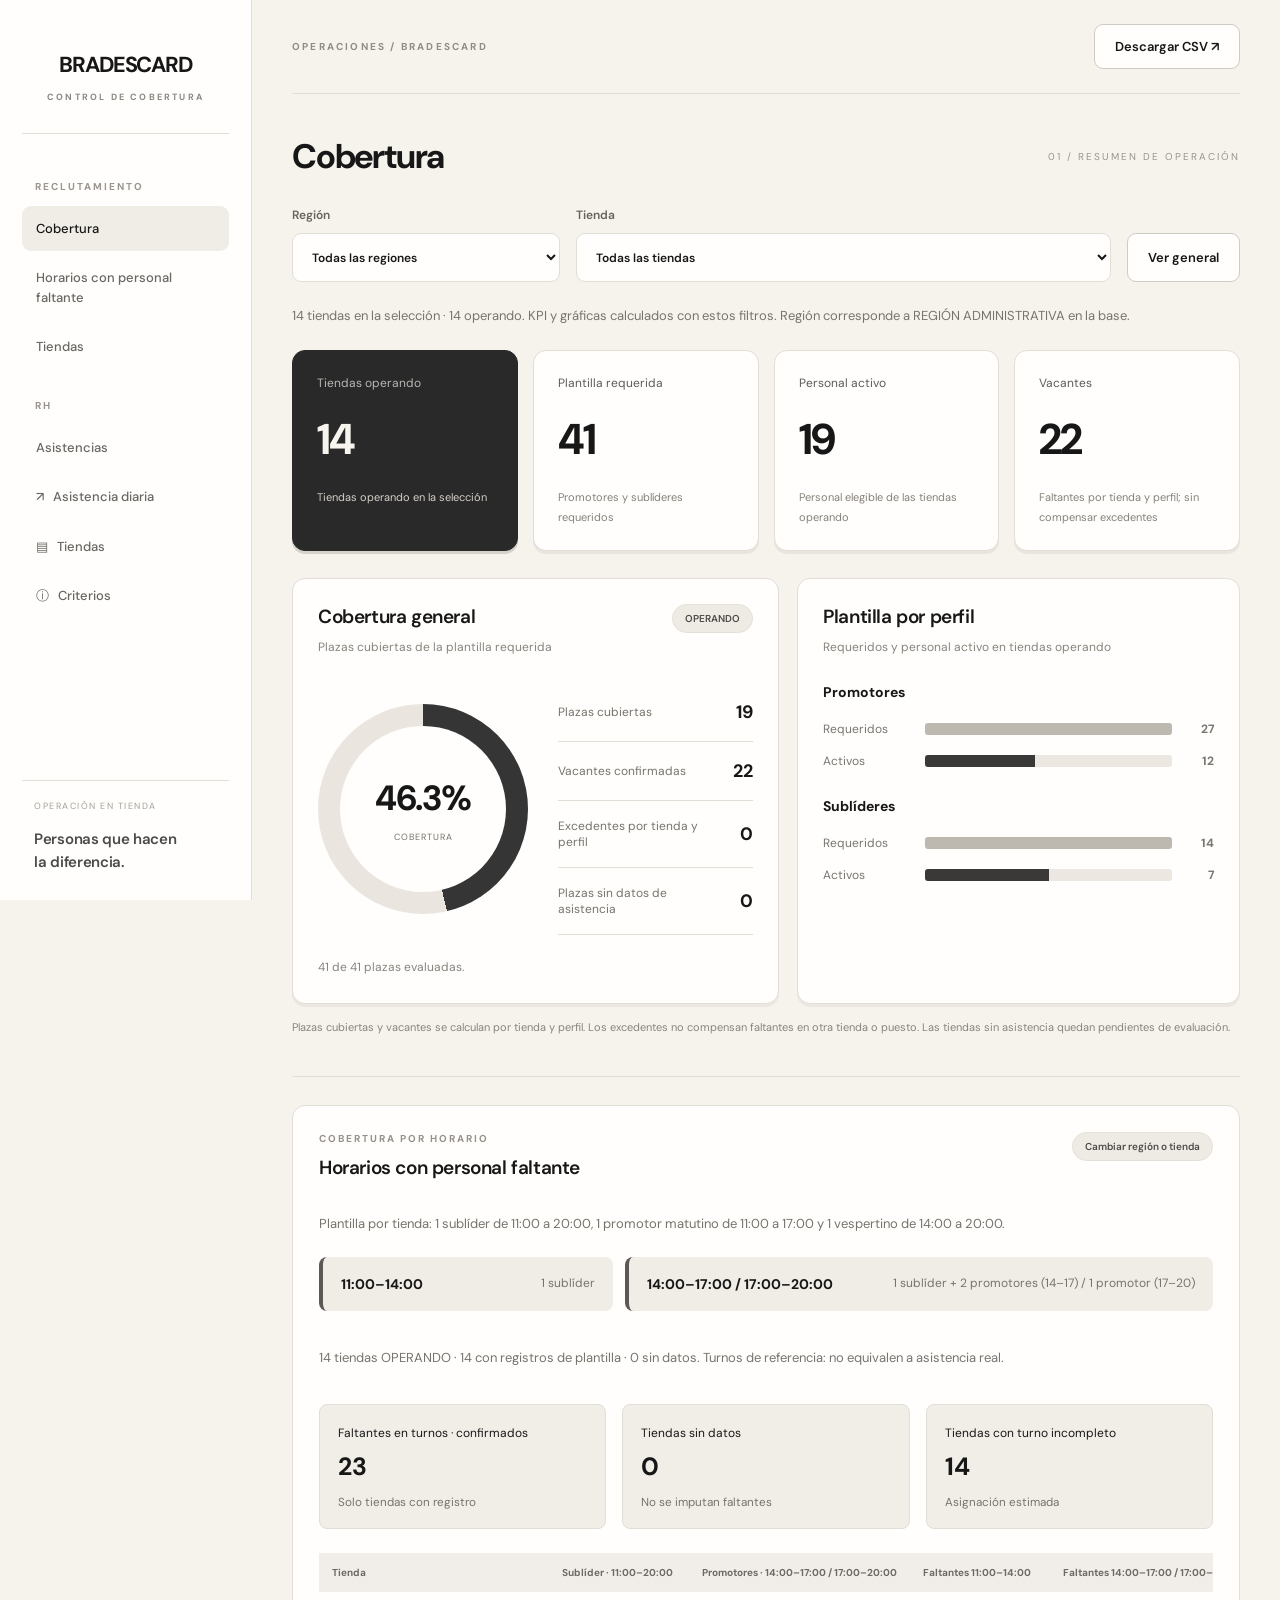
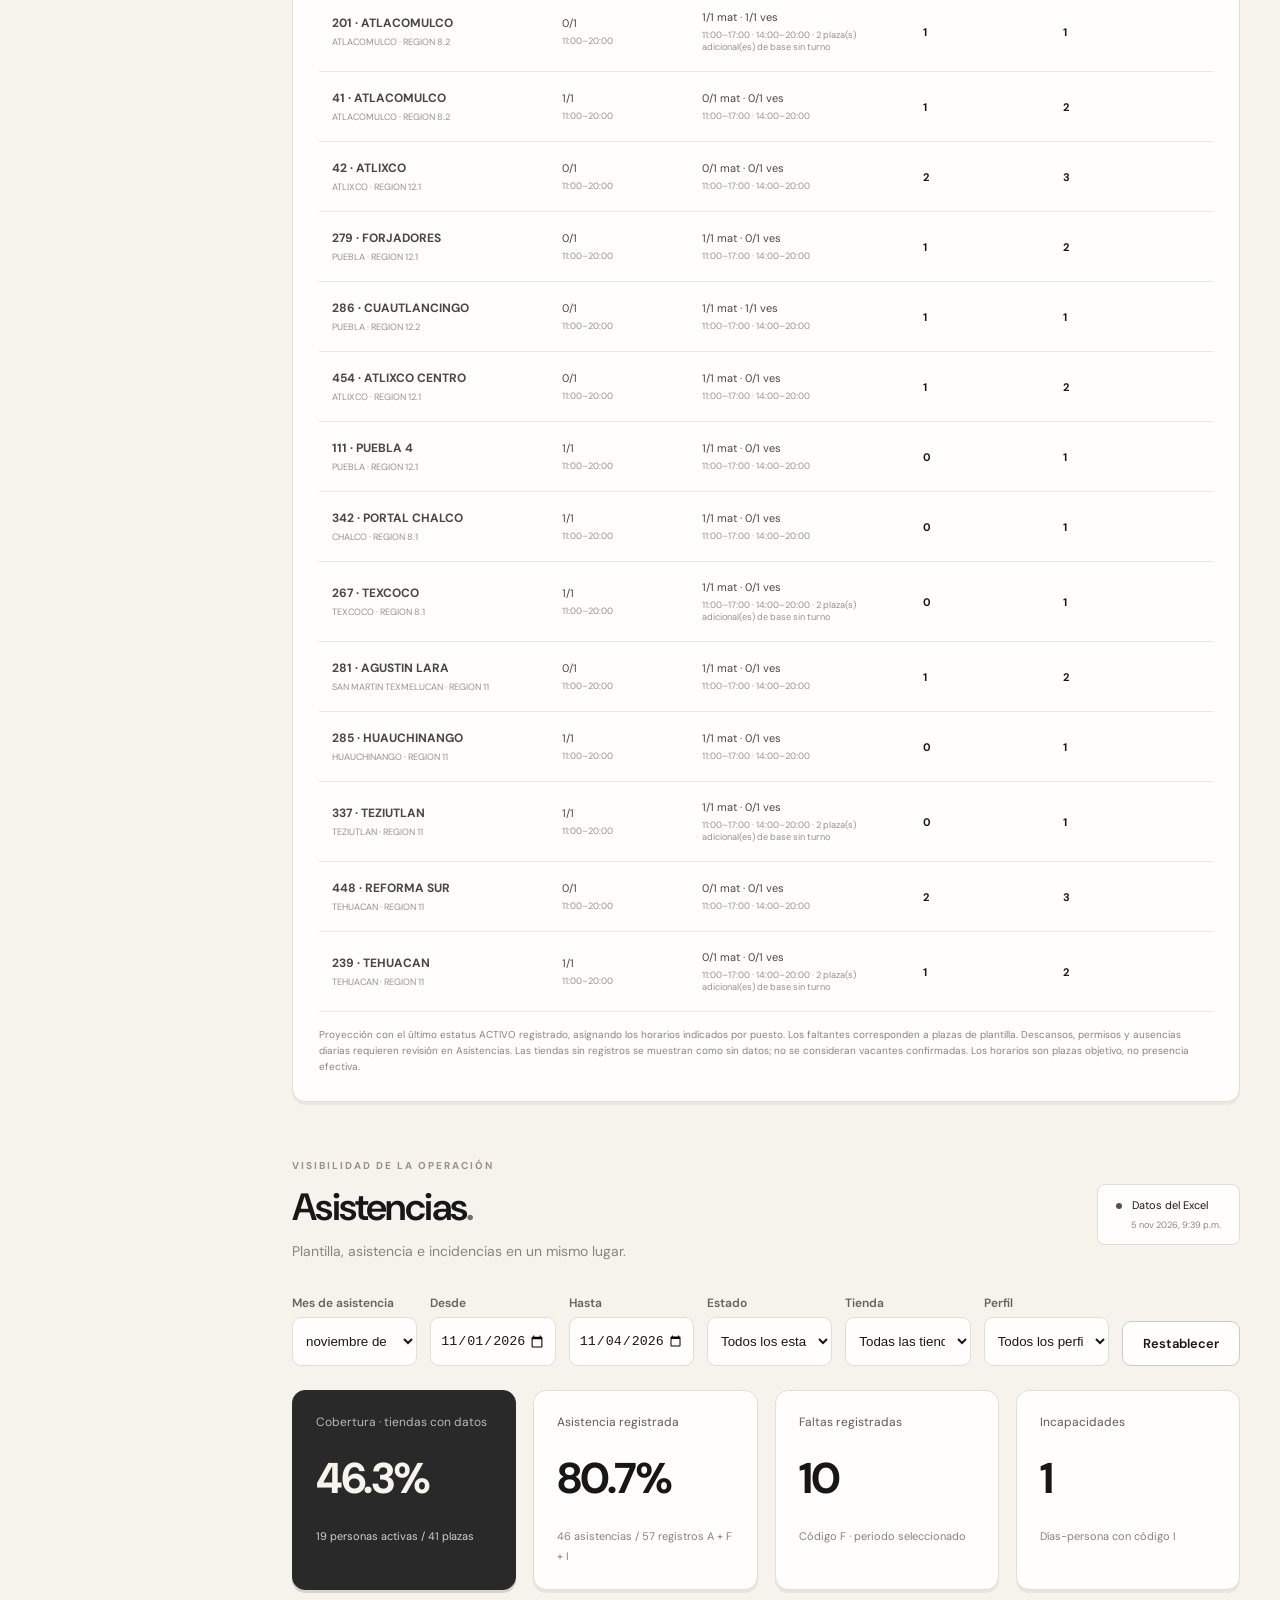
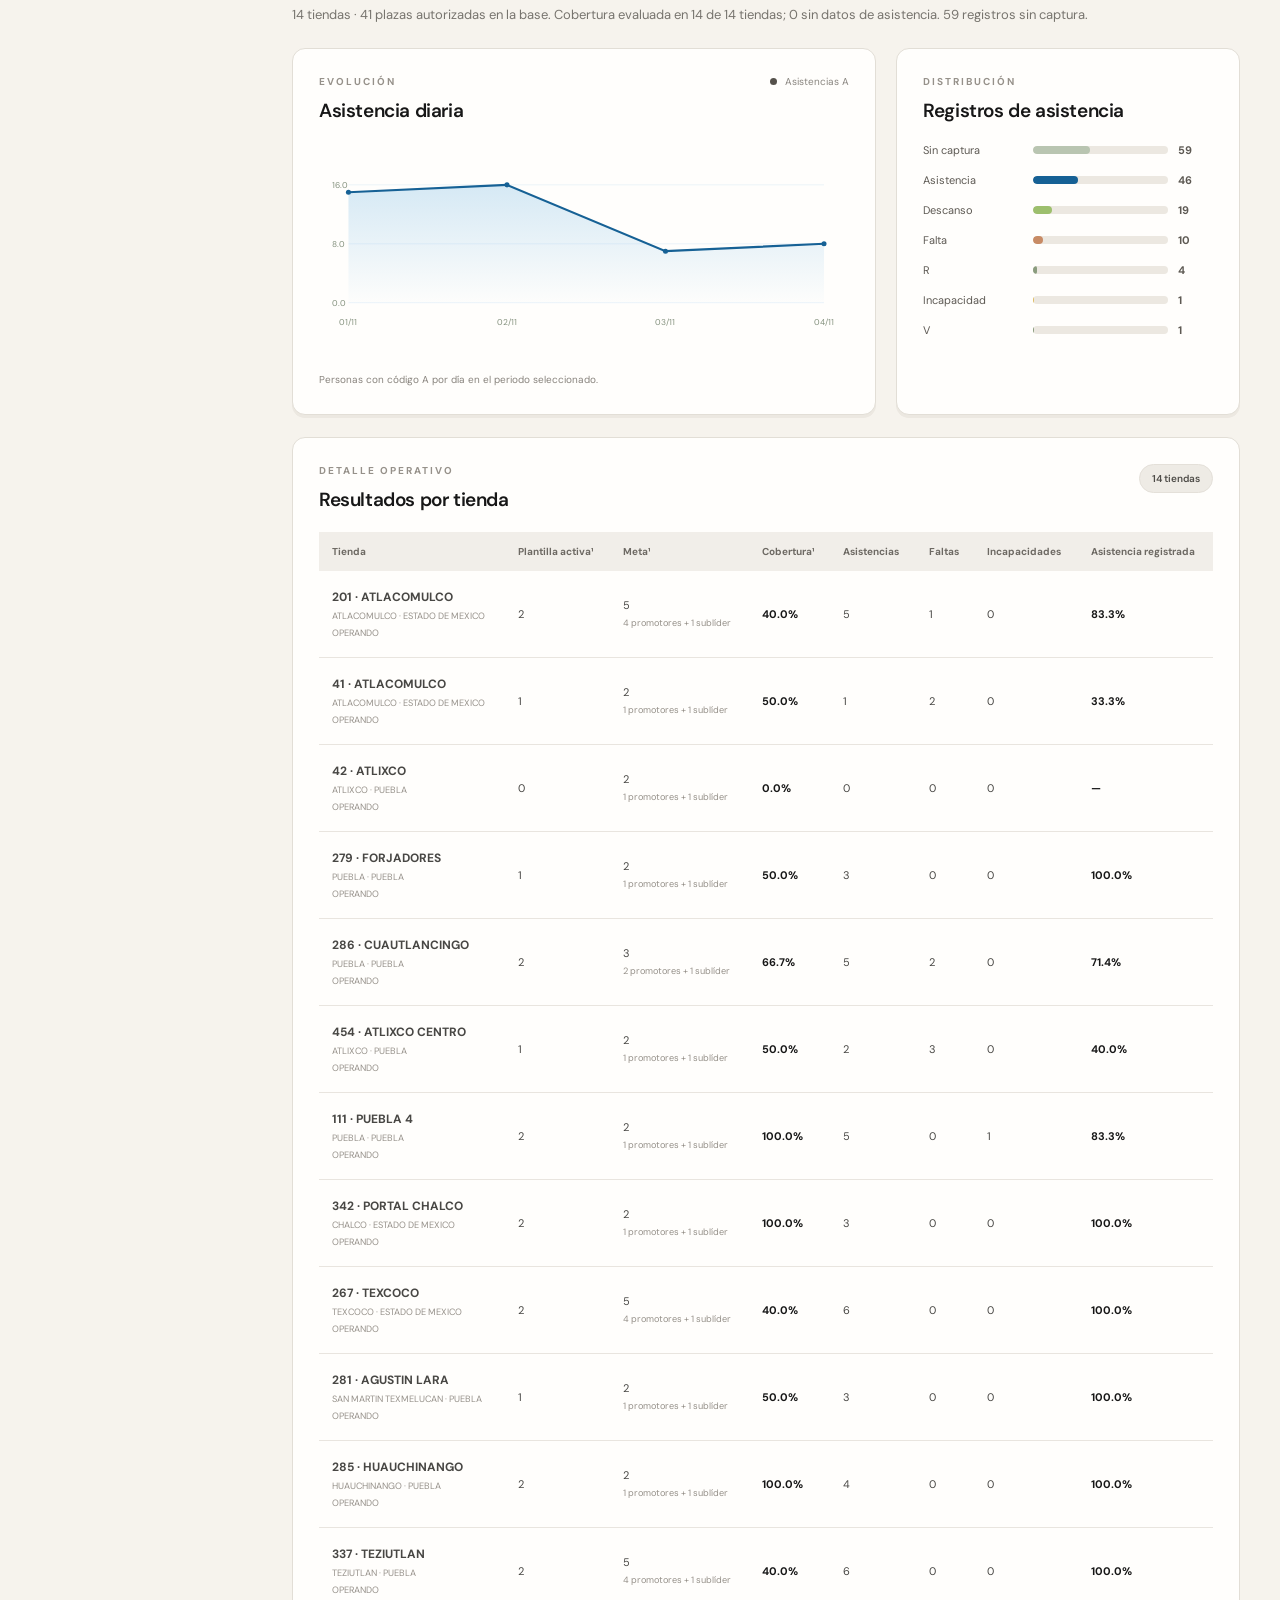
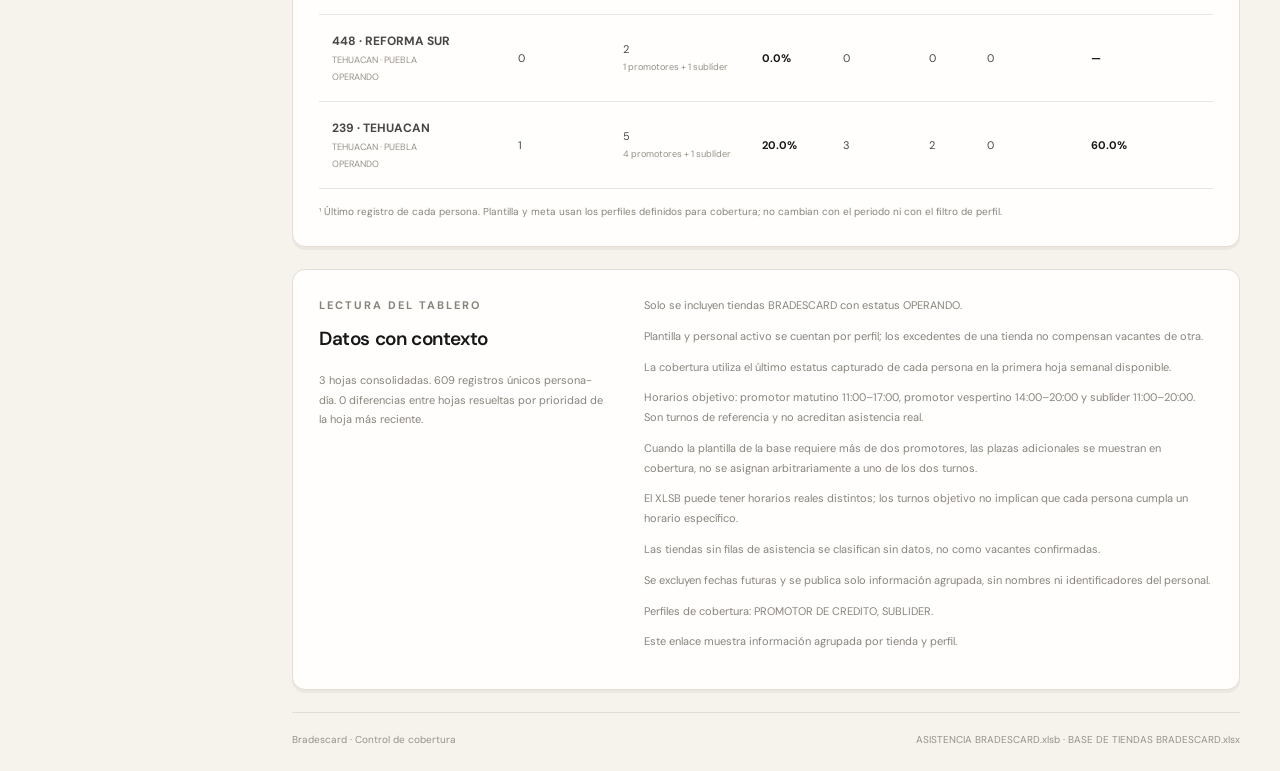
<file: index.html>
<!DOCTYPE html>
<html lang="es">
<head>
  <meta charset="UTF-8">
  <meta http-equiv="refresh" content="0;url=site/">
  <title>Control de Cobertura BRADESCARD</title>
</head>
<body>
  <a href="site/">Abrir tablero BRADESCARD</a>
</body>
</html>
</file>
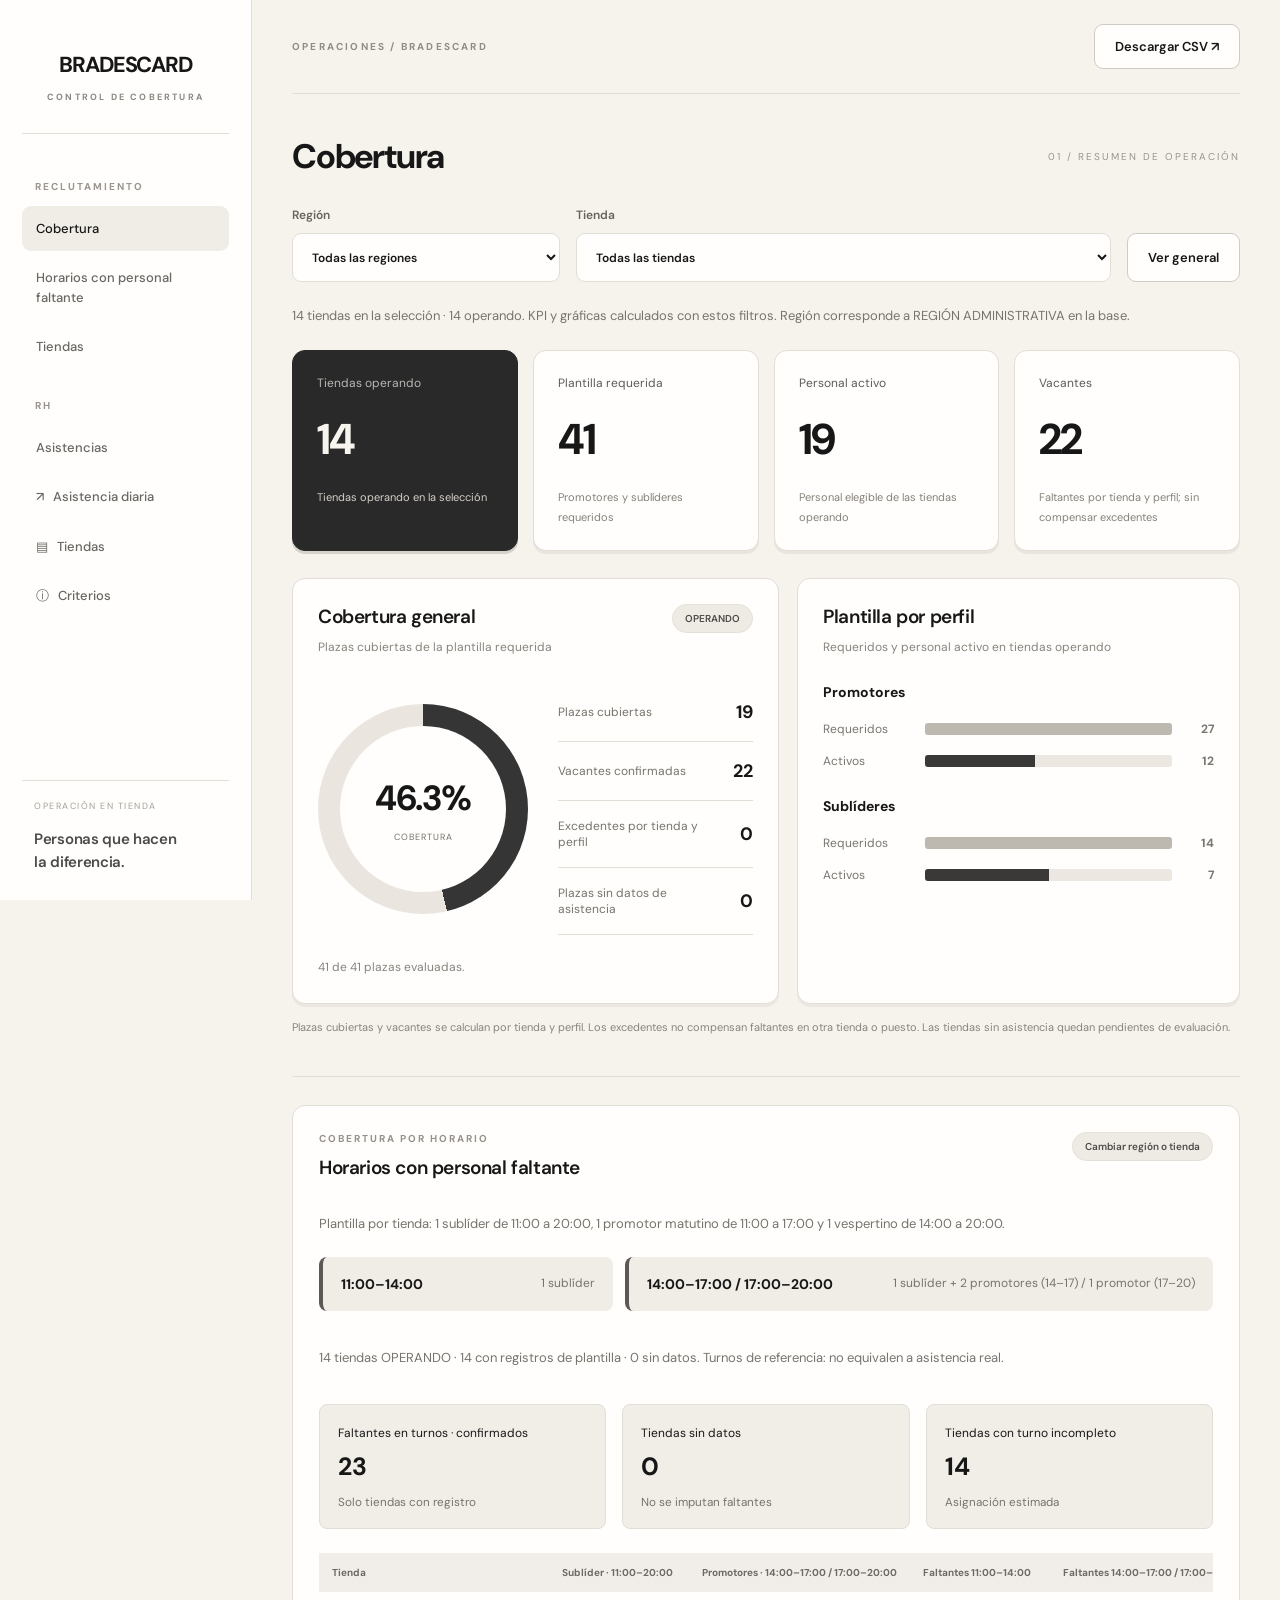
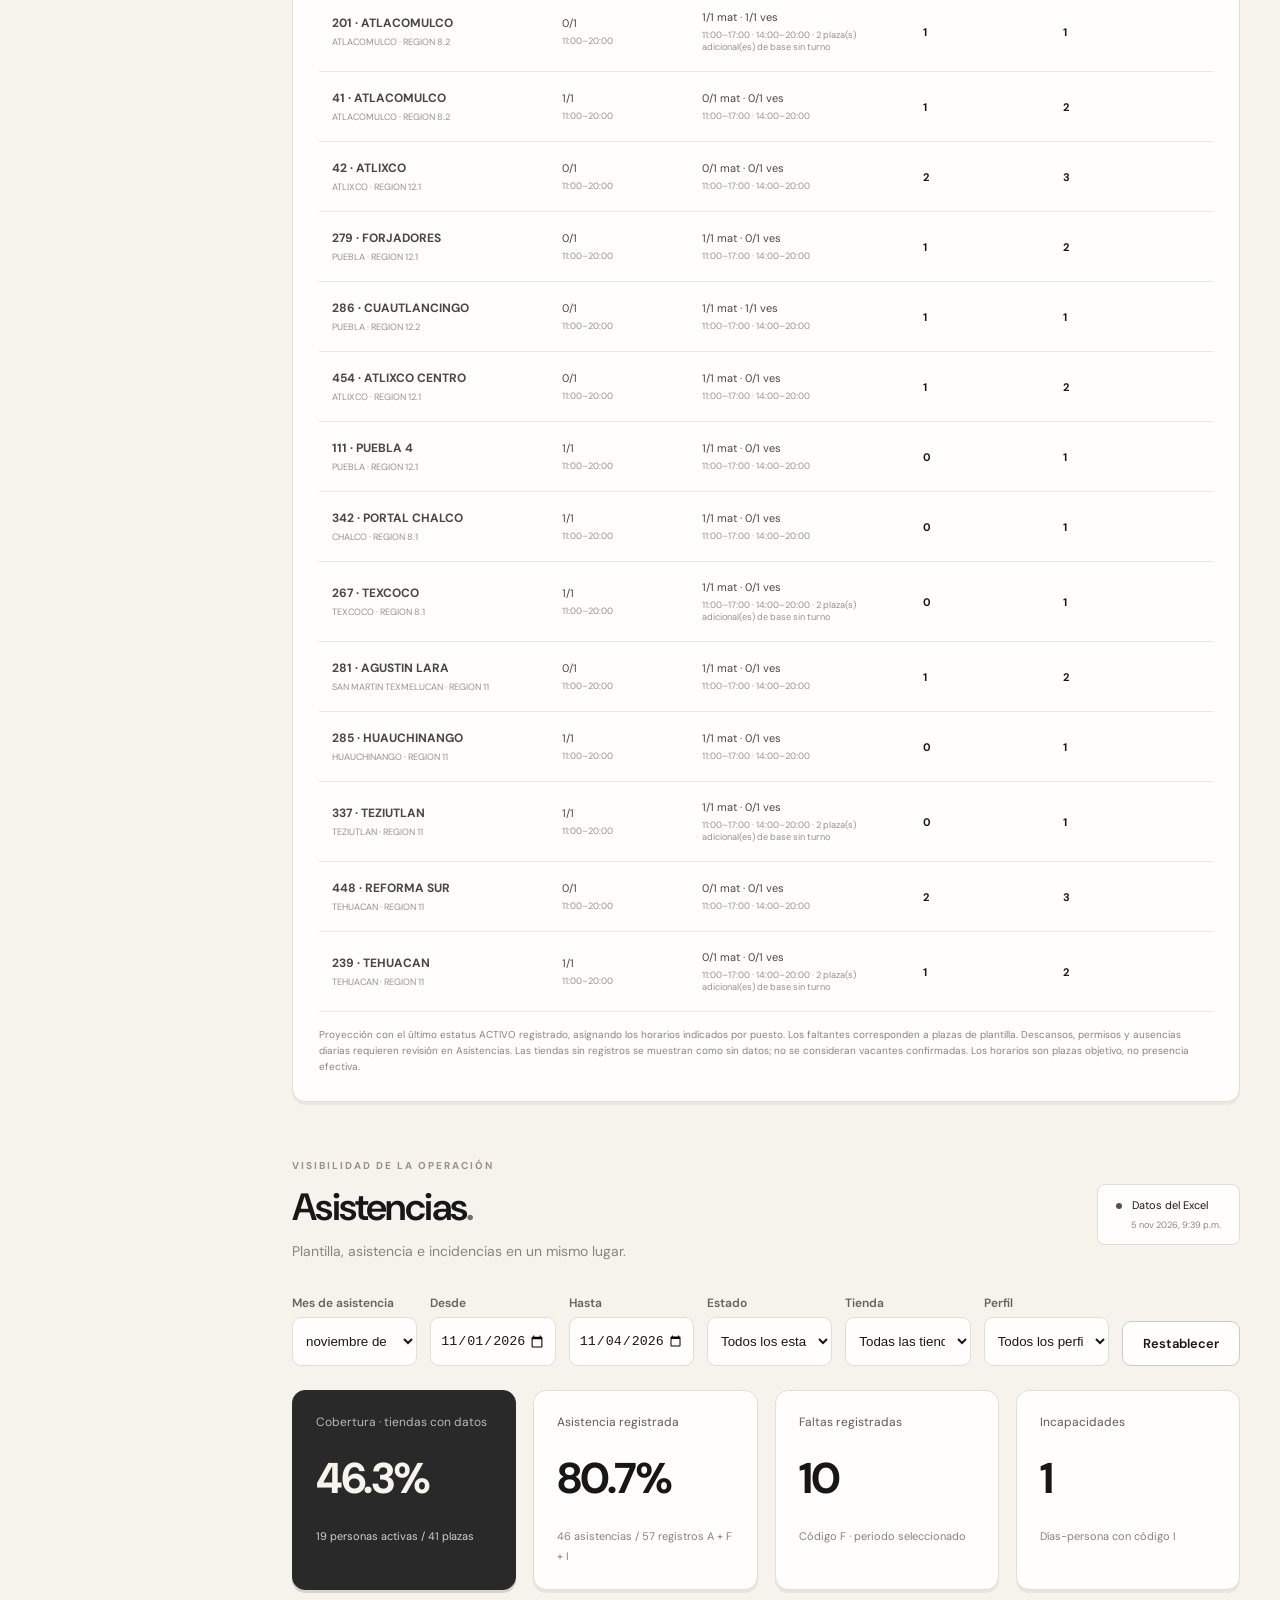
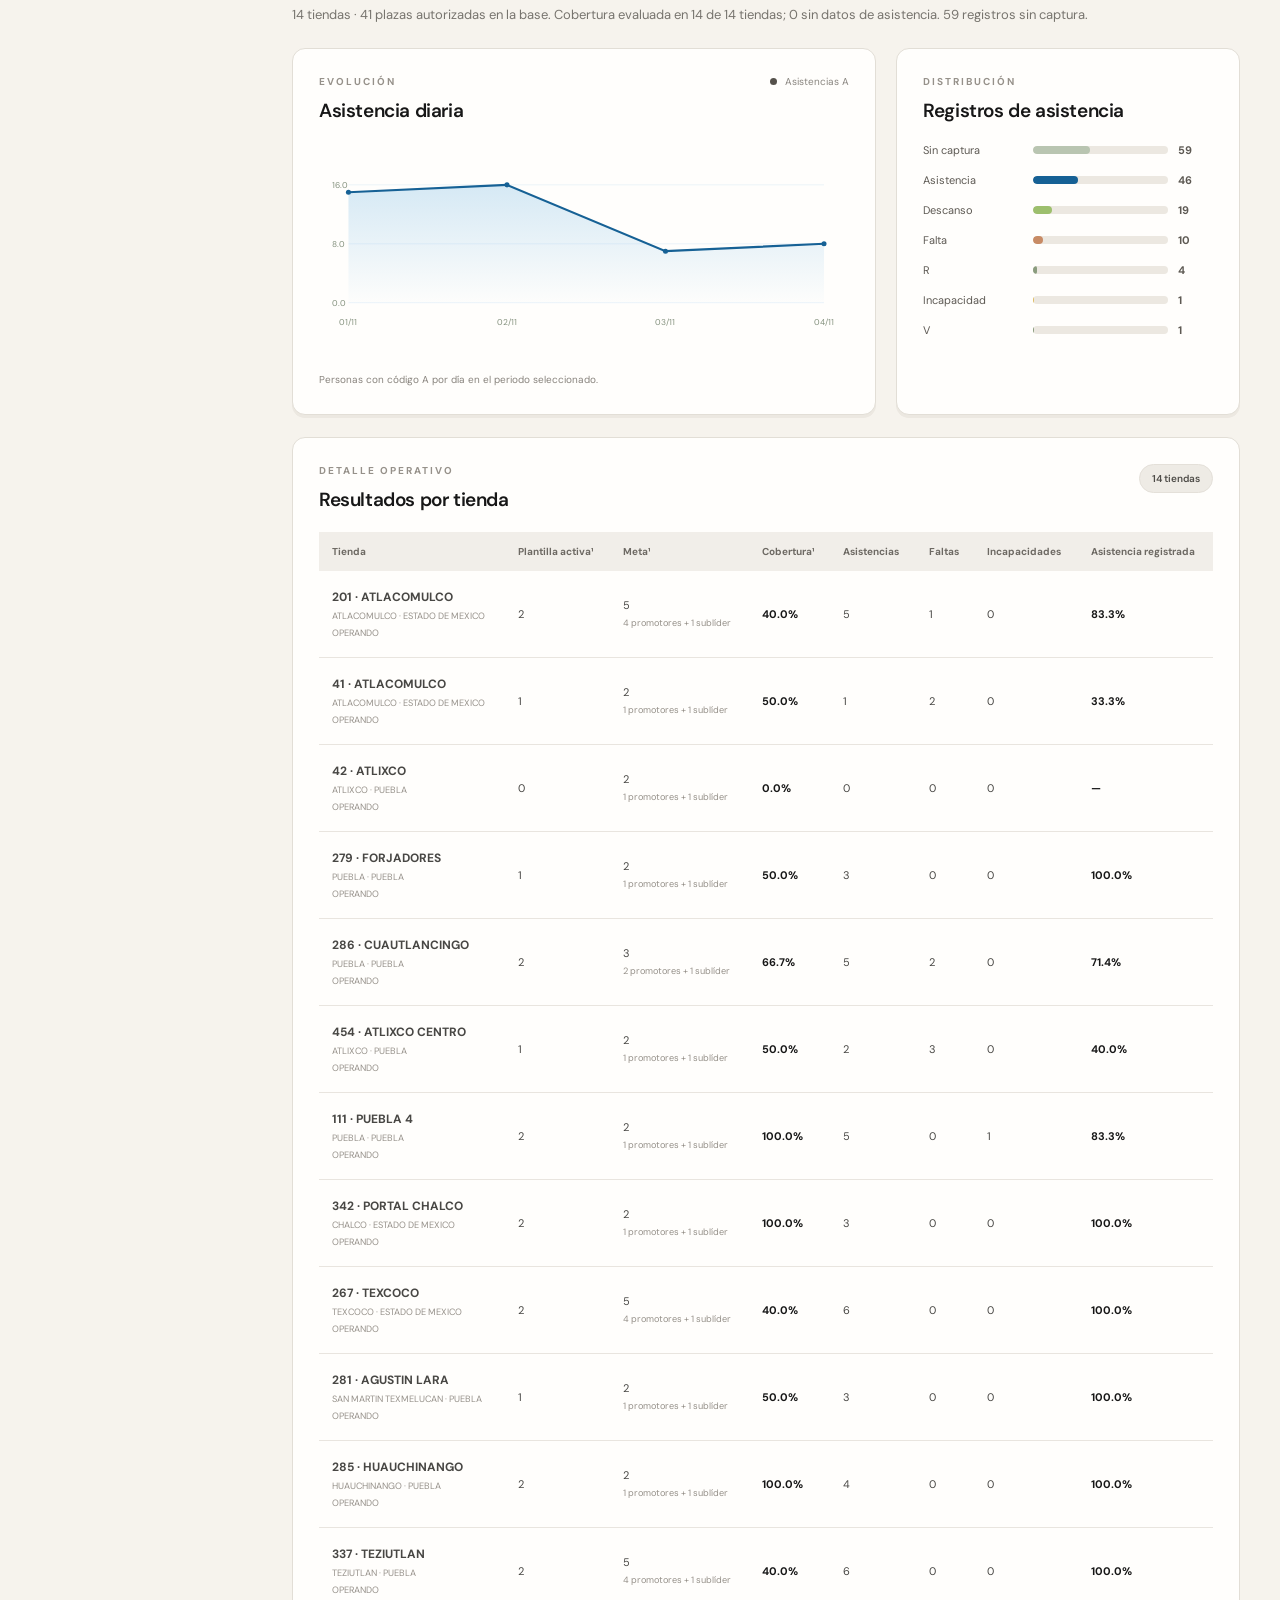
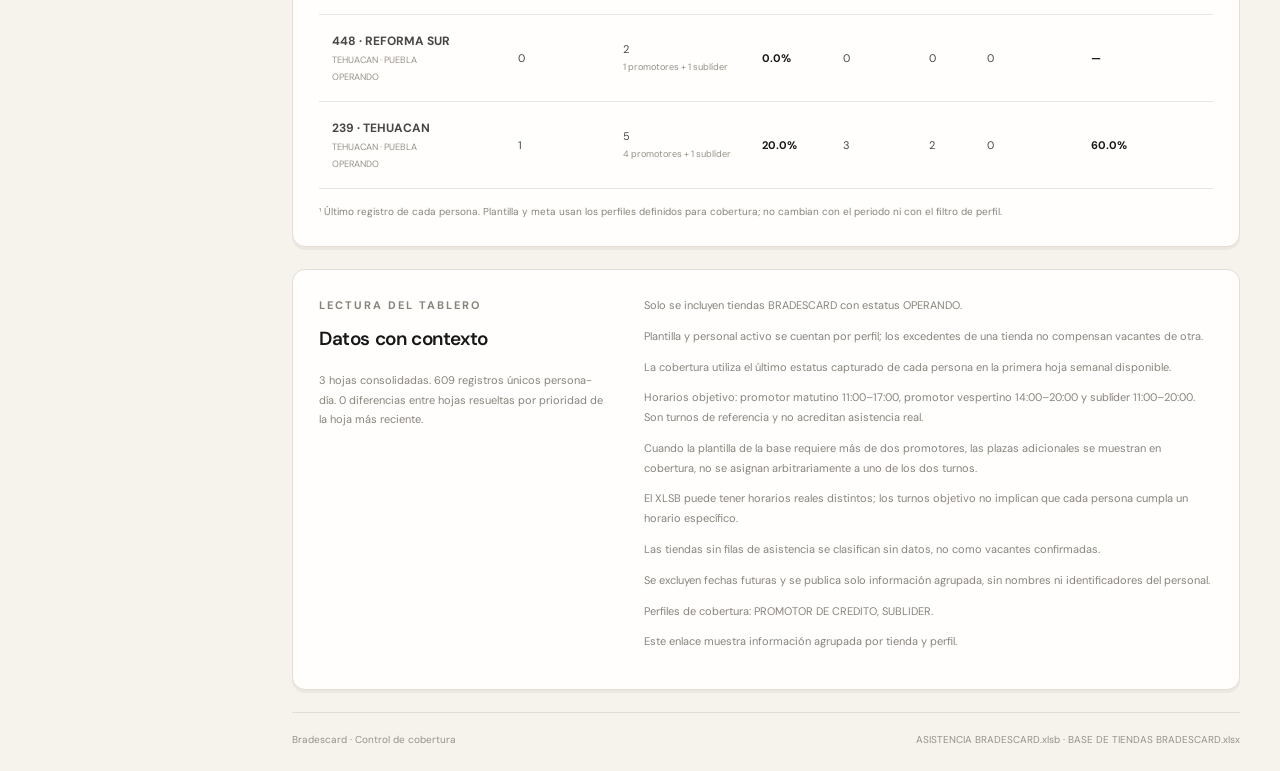
<file: site/index.html>
<!doctype html><html lang="es"><head><meta charset="utf-8"><meta name="viewport" content="width=device-width,initial-scale=1"><title>BRADESCARD | Control de cobertura</title><link rel="stylesheet" href="style.css?v=20261105-2"><style>
@import url('https://fonts.googleapis.com/css2?family=DM+Sans:wght@400;500;600;700&display=swap');
:root{--green:#166195;--dark:#193f29;--lime:#97c9e9;--muted:#748074;--border:#e4eae1}*{box-sizing:border-box}html{scroll-behavior:smooth}body{margin:0;background:#f5f7f3;color:#203628;font:14px 'DM Sans',Segoe UI,sans-serif}aside{position:fixed;inset:0 auto 0 0;width:228px;background:#fff;border-right:1px solid var(--border);padding:40px 28px;display:flex;flex-direction:column}.brand{font-size:39px;font-weight:700;color:var(--green);text-decoration:none;letter-spacing:-2px}.brand span{display:block;font-size:9px;letter-spacing:1.5px;margin:8px 0 50px;color:var(--muted)}nav{display:grid;gap:12px}nav a{text-decoration:none;color:#637265;padding:14px 10px;border-radius:8px}nav a:hover,nav a:first-child{background:#edf5e7;color:var(--green)}.sidefoot{margin-top:auto;font-size:9px;letter-spacing:1px;color:#768673;line-height:2}.sidefoot strong{display:block;font-size:18px;letter-spacing:-.3px;color:var(--dark);line-height:1.5;margin-top:14px}main{margin-left:228px;padding:0 42px;max-width:1900px}header{height:86px;display:flex;align-items:center;justify-content:space-between;border-bottom:1px solid var(--border)}header>span{font-size:10px;letter-spacing:1.6px;color:var(--muted)}button{background:#fff;border:1px solid #ccd8c5;border-radius:7px;padding:11px 17px;font:inherit;color:var(--dark);cursor:pointer}button:hover{background:#edf5e7}button:focus-visible,a:focus-visible{outline:3px solid #78a83e}.intro{display:flex;justify-content:space-between;align-items:center;padding:35px 0 25px}.eyebrow{font-size:10px;letter-spacing:1.7px;font-weight:700;color:#6b8166;margin:0 0 10px}h1{font-size:38px;letter-spacing:-1.6px;margin:0;font-weight:600}h1 span{color:#76ad36}h2{margin:0 0 20px;font-size:19px;font-weight:600;letter-spacing:-.4px}.muted{color:var(--muted);margin:10px 0}.stamp{font-size:11px;background:white;border:1px solid var(--border);padding:13px 18px;border-radius:8px}.stamp small{display:block;margin:7px 0 0 15px;color:var(--muted)}.dot{display:inline-block;width:6px;height:6px;background:#75a73c;border-radius:50%;margin-right:7px}.filters{display:flex;gap:13px;align-items:end;margin-bottom:24px;flex-wrap:wrap}.filters label{font-size:10px;color:#71816b;flex:1;min-width:125px}.filters input,.filters select{display:block;background:white;width:100%;border:1px solid var(--border);border-radius:6px;padding:11px 9px;margin-top:6px;color:#344d37;font:12px inherit}.kpis{display:grid;grid-template-columns:repeat(4,1fr);gap:17px}.kpi{background:white;padding:23px;border:1px solid var(--border);border-radius:12px}.kpi:first-child{background:var(--dark);color:white;border:none}.kpi p{margin:0;font-size:12px;opacity:.8}.kpi strong{font-size:39px;display:block;letter-spacing:-1px;margin:17px 0 8px;font-weight:500}.kpi small{font-size:10px;opacity:.7}.notice{padding:14px 0 22px;color:#74806e;font-size:11px}.charts{display:grid;grid-template-columns:1.7fr 1fr;gap:20px}.charts article,.panel{background:white;border:1px solid var(--border);border-radius:12px;padding:26px;margin-bottom:22px;min-width:0}.panelhead{display:flex;justify-content:space-between;align-items:start;gap:15px}.legend{font-size:10px;color:var(--muted);white-space:nowrap}.legend i{display:inline-block;width:7px;height:7px;background:var(--green);border-radius:50%;margin-right:5px}svg{width:100%;height:210px;overflow:visible}.caption{font-size:10px;line-height:1.6;color:#7a8874;margin:15px 0 0}.distrow{display:grid;grid-template-columns:100px 1fr 35px;gap:10px;align-items:center;margin:16px 0;font-size:11px}.track{height:8px;background:#f0f4eb;border-radius:4px;overflow:hidden}.track b{display:block;height:100%;border-radius:4px}.tablewrap{overflow:auto}table{border-collapse:collapse;width:100%;text-align:left;white-space:nowrap;font-size:11px}th{background:#f7f9f5;color:#71816b;font-weight:500;font-size:10px;padding:13px}td{padding:18px 13px;border-bottom:1px solid #eef1ea}td:first-child strong{font-size:12px}td small{display:block;color:#7b8976;margin-top:5px}.pill{font-size:10px;background:#eff5e9;padding:7px 12px;border-radius:20px;color:#587c38}.rate{color:var(--green);font-weight:700}.methods{display:grid;grid-template-columns:1fr 2fr;gap:40px}.methods p{font-size:11px;color:#71816b;line-height:1.8;margin-top:0}footer{display:flex;justify-content:space-between;font-size:10px;color:#87927f;padding:6px 0 25px}.empty{padding:50px;text-align:center;color:#71816b}@media(min-width:1600px){main{padding:0 65px}.intro{padding:45px 0 32px}}@media(max-width:1100px){aside{width:180px;padding:32px 20px}main{margin-left:180px;padding:0 24px}.kpis{gap:10px}.kpi{padding:18px}.charts{grid-template-columns:1fr}.stamp{display:none}}@media(max-width:720px){aside{position:static;width:auto;padding:18px 22px;border-bottom:1px solid var(--border)}.brand{font-size:29px}.brand span{display:none}nav,.sidefoot{display:none}main{margin:0;padding:0 18px}header{height:62px}h1{font-size:30px}.intro{padding:24px 0}.kpis{grid-template-columns:1fr 1fr}.kpi strong{font-size:31px}.methods{grid-template-columns:1fr;gap:10px}.charts article,.panel{padding:20px}footer{gap:20px}.filters{gap:9px}.filters label{min-width:43%}}
.navgroup{font-size:11px;font-weight:700;letter-spacing:1.4px;margin:20px 10px 0;color:#366d39}.coverage{padding:30px 0 35px;border-bottom:1px solid var(--border)}.coverage-title{display:flex;align-items:center;justify-content:space-between;margin-bottom:30px}.coverage-title h1{font-size:28px;letter-spacing:-.6px}.coverage-title>span{font-size:10px;letter-spacing:1.7px;color:#748074}.coverage-filters{display:grid;grid-template-columns:1fr 2fr auto;gap:20px;align-items:end}.coverage-filters label{font-size:13px;color:#456248}.coverage-filters select{display:block;width:100%;margin-top:12px;padding:17px;background:white;border:1px solid #cfddc9;border-radius:8px;color:#234b2d;font:inherit}.coverage-filters button{height:53px}.covscope{font-size:15px;color:#65785e;margin:23px 0}.coverage .kpis{gap:20px;margin-bottom:27px}.coverage .kpi{min-height:220px;padding:28px;background:#fff;color:#244d2d;border:1px solid #dce7d5;box-shadow:0 4px 0 #e4eddf}.coverage .kpi strong{color:#398243;font-size:48px;font-weight:700;margin:30px 0}.coverage .kpi small{font-size:11px;line-height:1.8;opacity:1;color:#708467}.coverage-charts{display:grid;grid-template-columns:1.1fr 1fr;gap:24px}.coverage-charts .panel{padding:30px;margin:0}.coverage-charts h2{margin-bottom:10px}.coverage-charts p{font-size:12px;color:#71816b;margin:0 0 28px}.donut-layout{display:flex;align-items:center;gap:30px}.donut{flex:none;width:210px;height:210px;border-radius:50%;background:conic-gradient(#49964a var(--pct),#e7efdf 0);padding:22px}.donut>div{background:white;border-radius:50%;height:100%;display:flex;flex-direction:column;align-items:center;justify-content:center}.donut strong{font-size:35px;letter-spacing:-1px;color:#367e3d}.donut span{font-size:9px;letter-spacing:1px;margin-top:10px;color:#75836c}.covstats{flex:1;margin:0}.covstats>div{display:flex;gap:15px;align-items:center;justify-content:space-between;padding:17px 0;border-bottom:1px solid #e5ecdf;font-size:12px}.covstats dd{font-size:18px;font-weight:700;margin:0;color:#33733a}.coverage-charts .covnote{margin:23px 0 0;line-height:1.6}.profile{margin:28px 0}.profile h3{font-size:14px;margin-bottom:20px}.profilebar{display:grid;grid-template-columns:90px 1fr 30px;align-items:center;gap:12px;margin:16px 0;font-size:12px;color:#798671}.profilebar>div{background:#eef3e9;height:12px;border-radius:3px;overflow:hidden}.profilebar i{display:block;height:100%;background:#b7d29d}.profilebar.actual i{background:#49964a}.profilebar b{text-align:right}.profile small{font-size:10px;color:#7c876f}.coverage .caption{font-size:11px}section{scroll-margin-top:20px}footer{flex-wrap:wrap}@media(max-width:1250px){.coverage-charts{grid-template-columns:1fr}.coverage .kpi{padding:20px}.donut-layout{justify-content:space-between}.covstats{max-width:55%}}@media(max-width:720px){.coverage-title>span{display:none}.coverage-filters{grid-template-columns:1fr}.coverage .kpi{min-height:190px}.coverage .kpi strong{font-size:38px}.coverage .kpis{gap:12px}.donut-layout{flex-direction:column}.covstats{width:100%;max-width:none}.coverage-charts .panel{padding:20px}.covscope{line-height:1.7}}

.schedule-panel{margin-top:28px}.schedule-intro{color:#63785c;font-size:13px;line-height:1.7}.schedule-model{display:grid;grid-template-columns:1fr 2fr;gap:12px;margin:22px 0}.schedule-model>div{background:#edf5e8;border-left:4px solid #559b48;padding:18px;border-radius:8px;display:flex;justify-content:space-between;gap:12px}.schedule-model span{color:#647a59;font-size:12px}.schedule-summary{display:flex;gap:16px;flex-wrap:wrap;margin:0 0 24px}.schedule-summary>div{flex:1;min-width:180px;background:#f5f8f1;border-radius:8px;padding:18px}.schedule-summary strong{font-size:25px;color:#307237;display:block;margin:9px 0}.schedule-summary span{font-size:12px}.schedule-summary small{color:#718169}.schedule-panel .tablewrap td{white-space:normal;min-width:140px}.schedule-panel .tablewrap td:first-child{min-width:230px}.schedule-gap{color:#356c30;font-weight:700}.schedule-unknown{color:#7b806e}.schedule-panel .pill{text-decoration:none;white-space:nowrap}@media(max-width:720px){.schedule-model{grid-template-columns:1fr}.schedule-model>div{flex-direction:column}.schedule-panel .panelhead{flex-direction:column}}


/* ========================================================
   BRADESCARD | Diseño monocromático
   Paleta: negro #171717, hueso #F6F3ED, gris #8C8C8C
   ======================================================== */
:root {
  --black: #171717;
  --charcoal: #292929;
  --bone: #F6F3ED;
  --bone-deep: #ECE8E0;
  --grey: #777775;
  --light-grey: #CFCBC4;
  --line: #E2DED6;
  --white: #FFFEFC;
  --green: #171717;
  --dark: #292929;
  --lime: #ACA8A1;
  --muted: #777775;
  --border: #E2DED6;
}
html { scroll-padding-top:24px; }
body { background:var(--bone); color:var(--black); font-family:'DM Sans',Segoe UI,sans-serif; font-size:14px; }
aside { width:252px; padding:34px 22px 25px; background:var(--white); border-right:1px solid var(--line); gap:0; }
.brand {
  display:flex; flex-direction:column; width:100%; align-items:center;
  justify-content:center; text-align:center; color:var(--black);
  font-size:clamp(22px,1.8vw,29px); letter-spacing:-1.15px;
  font-weight:700; text-transform:uppercase; line-height:1.2;
  padding:18px 0 28px; margin:0 0 21px;
  border-bottom:1px solid var(--line); text-decoration:none;
  overflow-wrap:anywhere;
}
.brand span {
  display:block; margin:12px 0 0; font-size:9px; line-height:1.6;
  letter-spacing:2.2px; font-weight:700; color:#8B8882;
}
nav { display:grid; gap:4px; }
.navgroup { color:#99958D; font-size:10px; font-weight:700;
  letter-spacing:2px; margin:25px 13px 9px; }
nav a { display:block; color:#686762; font-size:13px; font-weight:500;
  padding:13px 14px; border-radius:9px; line-height:1.5; transition:background .18s,color .18s; }
nav a:hover,nav a:first-of-type { background:#F0EDE7; color:var(--black); }
nav a:focus-visible,button:focus-visible,.brand:focus-visible,select:focus-visible,input:focus-visible {
  outline:2px solid #555; outline-offset:2px;
}
.sidefoot { color:#A4A098; letter-spacing:1.5px; font-size:9px; line-height:1.7;
 border-top:1px solid var(--line); padding:18px 12px 2px; }
.sidefoot strong { color:#4B4A47; font-size:15px; line-height:1.5; font-weight:600; }
main { margin-left:252px; padding:0 40px; max-width:1920px; }
header { height:94px; border-bottom:1px solid var(--line); gap:14px; }
header>span { color:#908C85; font-size:10px; font-weight:700; letter-spacing:2.2px; }
button { color:var(--black); border:1px solid var(--light-grey); background:var(--white);
 border-radius:9px; font-size:13px; font-weight:600; padding:13px 20px; transition:background .18s,transform .18s; }
button:hover { background:#ECE8E0; }
.coverage { padding:40px 0 40px; }
.coverage-title { margin-bottom:28px; }
.coverage-title h1 { font-size:34px; font-weight:700; letter-spacing:-1.2px; }
.coverage-title>span { color:#99958D; letter-spacing:2px; font-size:10px; }
h1,h2,h3 { color:var(--black); }
h1 span { color:#73716C; }
.eyebrow { color:#96918A; font-size:10px; letter-spacing:2px; }
.coverage-filters { grid-template-columns:minmax(175px,1fr) minmax(245px,2fr) auto; gap:16px; }
.coverage-filters label, .filters label { color:#65635E; font-size:12px; font-weight:600; }
.coverage-filters select,.filters select,.filters input { background:var(--white); border:1px solid var(--line);
 color:var(--black); border-radius:9px; min-height:49px; box-shadow:none; }
.coverage-filters select { margin-top:10px; padding:13px 15px; }
.coverage-filters button { height:49px; }
.covscope,.notice { color:#77746E; font-size:13px; line-height:1.7; }
.coverage .kpis { gap:15px; margin-bottom:27px; }
.coverage .kpi,.kpi { border:1px solid var(--line); background:var(--white); color:var(--black);
 border-radius:13px; box-shadow:0 3px 0 #E9E5DE; }
.coverage .kpi { min-height:195px; padding:24px; }
.coverage .kpi:first-child,.kpi:first-child { background:var(--charcoal); color:#F7F4EE; border:1px solid var(--charcoal); box-shadow:0 3px 0 #D7D3CC; }
.coverage .kpi p,.kpi p { color:inherit; opacity:.7; font-size:12px; }
.coverage .kpi strong,.kpi strong { color:var(--black); font-size:43px; font-weight:700; letter-spacing:-2px; margin:20px 0; }
.coverage .kpi:first-child strong,.kpi:first-child strong { color:#F7F4EE; }
.coverage .kpi small,.kpi small { color:#86817A; opacity:1; font-size:11px; line-height:1.7; }
.coverage .kpi:first-child small,.kpi:first-child small { color:#D5D0C8; }
.coverage-charts { gap:18px; }
.charts article,.panel,.coverage-charts .panel { background:var(--white); border:1px solid var(--line);
 border-radius:13px; box-shadow:0 3px 0 #ECE8E1; }
.coverage-charts .panel { padding:25px; }
.coverage-charts p,.methods p,.caption { color:#88837D; }
.pill { background:#EEEBE5; color:#4E4C48; border:1px solid #E4E0D9; font-weight:600; }
.donut { background:conic-gradient(#353535 var(--pct),#EAE6DF 0); }
.donut>div { background:var(--white); }
.donut strong,.covstats dd,.schedule-summary strong { color:var(--black); }
.donut span,.covstats>div,.profile small { color:#77736C; }
.covstats>div { border-bottom-color:var(--line); }
.profilebar>div,.track { background:#ECE8E1; }
.profilebar i { background:#BEB9B0; }
.profilebar.actual i { background:#3A3937; }
.profilebar,.profile small { color:#797670; }
.schedule-intro,.schedule-model span,.schedule-summary small { color:#77736C; }
.schedule-model>div { background:#F0EDE7; border-left:4px solid #5B5955; }
.schedule-summary>div { background:#F1EEE8; border:1px solid var(--line); }
.schedule-gap,.rate { color:var(--black); }
.schedule-unknown { color:#88837D; }
.legend,.muted,.stamp small { color:#89857F; }
.legend i,.dot { background:#55514B; }
.stamp { background:var(--white); border-color:var(--line); }
th { background:#F1EEE9; color:#6D6963; font-weight:700; }
td { border-bottom-color:#E9E5DF; color:#484744; }
td small { color:#96918A; }
.distrow { color:#5D5953; }
footer { border-top:1px solid var(--line); color:#96918A; padding-top:20px; }
@media(min-width:1600px) { main { padding:0 55px; } }
@media(max-width:1150px) {
  aside { width:218px; padding:28px 14px; }
  main { margin-left:218px; padding:0 25px; }
  .brand { font-size:24px; }
  .coverage .kpi { padding:19px; }
  .coverage .kpi strong { font-size:36px; }
}
@media(max-width:800px) {
  aside { position:static; width:100%; padding:15px 18px; border-right:0; border-bottom:1px solid var(--line); }
  .brand { padding:8px 0 12px; margin:0; border-bottom:0; font-size:25px; }
  .brand span { margin-top:3px; font-size:8px; letter-spacing:1.5px; }
  nav,.sidefoot { display:none; }
  main { margin:0; padding:0 18px; }
  header { height:74px; }
  header>span { font-size:9px; letter-spacing:1px; }
  .coverage { padding-top:25px; }
  .coverage-title h1 { font-size:30px; }
  .coverage-filters { grid-template-columns:1fr; gap:12px; }
  .coverage-filters button { width:100%; }
  .coverage .kpis { grid-template-columns:repeat(2,minmax(0,1fr)); gap:11px; }
  .coverage .kpi { min-height:170px; padding:17px; }
  .coverage .kpi strong { font-size:35px; }
  .coverage-charts { grid-template-columns:1fr; }
  .coverage-charts .panel { padding:20px; }
  .schedule-model { grid-template-columns:1fr; }
}
@media(max-width:410px) {
  .coverage .kpi p { font-size:11px; }
  .coverage .kpi strong { font-size:30px; }
  .coverage .kpi small { font-size:10px; }
  header button { padding:10px; font-size:11px; }
}


.brand strong{display:block;font:inherit;letter-spacing:inherit;color:inherit;font-size:clamp(21px,1.7vw,28px)}
</style></head><body><aside><a class="brand" href="#cobertura" aria-label="BRADESCARD - Control de Cobertura"><strong>BRADESCARD</strong><span>CONTROL DE COBERTURA</span></a><nav><p class="navgroup">RECLUTAMIENTO</p><a href="#cobertura">Cobertura</a><a href="#horarios">Horarios con personal faltante</a><a href="#tiendas">Tiendas</a><p class="navgroup">RH</p><a href="#resumen">Asistencias</a><a href="#tendencia">↗ &nbsp; Asistencia diaria</a><a href="#tiendas">▤ &nbsp; Tiendas</a><a href="#criterios">ⓘ &nbsp; Criterios</a></nav><div class="sidefoot">OPERACIÓN EN TIENDA<br><strong>Personas que hacen<br>la diferencia.</strong></div></aside><main><header><span>OPERACIONES / BRADESCARD</span><button id="export">Descargar CSV ↗</button></header><section id="cobertura" class="coverage">
<div class="coverage-title"><h1>Cobertura</h1><span>01 / RESUMEN DE OPERACIÓN</span></div>
<div class="coverage-filters"><label>Región<select id="covRegion"><option value="">Todas las regiones</option></select></label><label>Tienda<select id="covStore"><option value="">Todas las tiendas</option></select></label><button id="covReset">Ver general</button></div>
<p id="covScope" class="covscope"></p><div id="covKpis" class="kpis"></div>
<div class="coverage-charts"><article class="panel"><div class="panelhead"><div><h2>Cobertura general</h2><p>Plazas cubiertas de la plantilla requerida</p></div><span class="pill">OPERANDO</span></div><div id="covGeneral"></div></article>
<article class="panel"><h2>Plantilla por perfil</h2><p>Requeridos y personal activo en tiendas operando</p><div id="covProfiles"></div></article></div>
<p class="caption">Plazas cubiertas y vacantes se calculan por tienda y perfil. Los excedentes no compensan faltantes en otra tienda o puesto. Las tiendas sin asistencia quedan pendientes de evaluación.</p></section><section id="horarios" class="panel schedule-panel">
<div class="panelhead"><div><p class="eyebrow">COBERTURA POR HORARIO</p><h2>Horarios con personal faltante</h2></div><a href="#cobertura" class="pill">Cambiar región o tienda</a></div>
<p class="schedule-intro">Plantilla por tienda: 1 sublíder de 11:00 a 20:00, 1 promotor matutino de 11:00 a 17:00 y 1 vespertino de 14:00 a 20:00.</p>
<div class="schedule-model"><div><b>11:00–14:00</b><span>1 sublíder</span></div><div><b>14:00–17:00 / 17:00–20:00</b><span>1 sublíder + 2 promotores (14–17) / 1 promotor (17–20)</span></div></div>
<p id="scheduleScope" class="notice"></p><div id="scheduleSummary" class="schedule-summary"></div>
<div class="tablewrap"><table><thead><tr><th>Tienda</th><th>Sublíder · 11:00–20:00</th><th>Promotores · 14:00–17:00 / 17:00–20:00</th><th>Faltantes 11:00–14:00</th><th>Faltantes 14:00–17:00 / 17:00–20:00</th><th>Horario sin personal</th></tr></thead><tbody id="scheduleRows"></tbody></table></div>
<p class="caption">Proyección con el último estatus ACTIVO registrado, asignando los horarios indicados por puesto. Los faltantes corresponden a plazas de plantilla. Descansos, permisos y ausencias diarias requieren revisión en Asistencias. Las tiendas sin registros se muestran como sin datos; no se consideran vacantes confirmadas. Los horarios son plazas objetivo, no presencia efectiva.</p>
</section><section id="resumen"><div class="intro"><div><p class="eyebrow">VISIBILIDAD DE LA OPERACIÓN</p><h1>Asistencias<span>.</span></h1><p class="muted">Plantilla, asistencia e incidencias en un mismo lugar.</p></div><div class="stamp"><span class="dot"></span> Datos del Excel<small id="updated"></small></div></div><div class="filters"><label>Mes de asistencia<select id="attendanceMonth"></select></label><label>Desde<input type="date" id="from"></label><label>Hasta<input type="date" id="to"></label><label>Estado<select id="state"><option value="">Todos los estados</option></select></label><label>Tienda<select id="store"><option value="">Todas las tiendas</option></select></label><label>Perfil<select id="role"><option value="">Todos los perfiles</option></select></label><button id="reset">Restablecer</button></div><div id="kpis" class="kpis"></div><div id="notice" class="notice"></div></section><section class="charts" id="tendencia"><article><div class="panelhead"><div><p class="eyebrow">EVOLUCIÓN</p><h2>Asistencia diaria</h2></div><span class="legend"><i></i> Asistencias A</span></div><div id="trend"></div><p class="caption">Personas con código A por día en el periodo seleccionado.</p></article><article><p class="eyebrow">DISTRIBUCIÓN</p><h2>Registros de asistencia</h2><div id="distribution"></div></article></section><section id="tiendas" class="panel"><div class="panelhead"><div><p class="eyebrow">DETALLE OPERATIVO</p><h2>Resultados por tienda</h2></div><span id="storeCount" class="pill"></span></div><div class="tablewrap"><table><thead><tr><th>Tienda</th><th>Plantilla activa¹</th><th>Meta¹</th><th>Cobertura¹</th><th>Asistencias</th><th>Faltas</th><th>Incapacidades</th><th>Asistencia registrada</th></tr></thead><tbody id="rows"></tbody></table></div><p class="caption">¹ Último registro de cada persona. Plantilla y meta usan los perfiles definidos para cobertura; no cambian con el periodo ni con el filtro de perfil.</p></section><section id="criterios" class="panel methods"><div><p class="eyebrow">LECTURA DEL TABLERO</p><h2>Datos con contexto</h2><p id="quality"></p></div><div id="notes"></div></section><footer>Bradescard · Control de cobertura <span id="source"></span></footer></main><script src="data.js"></script><script src="app.js?v=20261105-2"></script></body></html>
</file>
<file: site/style.css>
@import url('https://fonts.googleapis.com/css2?family=DM+Sans:wght@400;500;600;700&display=swap');
:root{--green:#166195;--dark:#193f29;--lime:#97c9e9;--muted:#748074;--border:#e4eae1}*{box-sizing:border-box}html{scroll-behavior:smooth}body{margin:0;background:#f5f7f3;color:#203628;font:14px 'DM Sans',Segoe UI,sans-serif}aside{position:fixed;inset:0 auto 0 0;width:228px;background:#fff;border-right:1px solid var(--border);padding:40px 28px;display:flex;flex-direction:column}.brand{font-size:39px;font-weight:700;color:var(--green);text-decoration:none;letter-spacing:-2px}.brand span{display:block;font-size:9px;letter-spacing:1.5px;margin:8px 0 50px;color:var(--muted)}nav{display:grid;gap:12px}nav a{text-decoration:none;color:#637265;padding:14px 10px;border-radius:8px}nav a:hover,nav a:first-child{background:#edf5e7;color:var(--green)}.sidefoot{margin-top:auto;font-size:9px;letter-spacing:1px;color:#768673;line-height:2}.sidefoot strong{display:block;font-size:18px;letter-spacing:-.3px;color:var(--dark);line-height:1.5;margin-top:14px}main{margin-left:228px;padding:0 42px;max-width:1900px}header{height:86px;display:flex;align-items:center;justify-content:space-between;border-bottom:1px solid var(--border)}header>span{font-size:10px;letter-spacing:1.6px;color:var(--muted)}button{background:#fff;border:1px solid #ccd8c5;border-radius:7px;padding:11px 17px;font:inherit;color:var(--dark);cursor:pointer}button:hover{background:#edf5e7}button:focus-visible,a:focus-visible{outline:3px solid #78a83e}.intro{display:flex;justify-content:space-between;align-items:center;padding:35px 0 25px}.eyebrow{font-size:10px;letter-spacing:1.7px;font-weight:700;color:#6b8166;margin:0 0 10px}h1{font-size:38px;letter-spacing:-1.6px;margin:0;font-weight:600}h1 span{color:#76ad36}h2{margin:0 0 20px;font-size:19px;font-weight:600;letter-spacing:-.4px}.muted{color:var(--muted);margin:10px 0}.stamp{font-size:11px;background:white;border:1px solid var(--border);padding:13px 18px;border-radius:8px}.stamp small{display:block;margin:7px 0 0 15px;color:var(--muted)}.dot{display:inline-block;width:6px;height:6px;background:#75a73c;border-radius:50%;margin-right:7px}.filters{display:flex;gap:13px;align-items:end;margin-bottom:24px;flex-wrap:wrap}.filters label{font-size:10px;color:#71816b;flex:1;min-width:125px}.filters input,.filters select{display:block;background:white;width:100%;border:1px solid var(--border);border-radius:6px;padding:11px 9px;margin-top:6px;color:#344d37;font:12px inherit}.kpis{display:grid;grid-template-columns:repeat(4,1fr);gap:17px}.kpi{background:white;padding:23px;border:1px solid var(--border);border-radius:12px}.kpi:first-child{background:var(--dark);color:white;border:none}.kpi p{margin:0;font-size:12px;opacity:.8}.kpi strong{font-size:39px;display:block;letter-spacing:-1px;margin:17px 0 8px;font-weight:500}.kpi small{font-size:10px;opacity:.7}.notice{padding:14px 0 22px;color:#74806e;font-size:11px}.charts{display:grid;grid-template-columns:1.7fr 1fr;gap:20px}.charts article,.panel{background:white;border:1px solid var(--border);border-radius:12px;padding:26px;margin-bottom:22px;min-width:0}.panelhead{display:flex;justify-content:space-between;align-items:start;gap:15px}.legend{font-size:10px;color:var(--muted);white-space:nowrap}.legend i{display:inline-block;width:7px;height:7px;background:var(--green);border-radius:50%;margin-right:5px}svg{width:100%;height:210px;overflow:visible}.caption{font-size:10px;line-height:1.6;color:#7a8874;margin:15px 0 0}.distrow{display:grid;grid-template-columns:100px 1fr 35px;gap:10px;align-items:center;margin:16px 0;font-size:11px}.track{height:8px;background:#f0f4eb;border-radius:4px;overflow:hidden}.track b{display:block;height:100%;border-radius:4px}.tablewrap{overflow:auto}table{border-collapse:collapse;width:100%;text-align:left;white-space:nowrap;font-size:11px}th{background:#f7f9f5;color:#71816b;font-weight:500;font-size:10px;padding:13px}td{padding:18px 13px;border-bottom:1px solid #eef1ea}td:first-child strong{font-size:12px}td small{display:block;color:#7b8976;margin-top:5px}.pill{font-size:10px;background:#eff5e9;padding:7px 12px;border-radius:20px;color:#587c38}.rate{color:var(--green);font-weight:700}.methods{display:grid;grid-template-columns:1fr 2fr;gap:40px}.methods p{font-size:11px;color:#71816b;line-height:1.8;margin-top:0}footer{display:flex;justify-content:space-between;font-size:10px;color:#87927f;padding:6px 0 25px}.empty{padding:50px;text-align:center;color:#71816b}@media(min-width:1600px){main{padding:0 65px}.intro{padding:45px 0 32px}}@media(max-width:1100px){aside{width:180px;padding:32px 20px}main{margin-left:180px;padding:0 24px}.kpis{gap:10px}.kpi{padding:18px}.charts{grid-template-columns:1fr}.stamp{display:none}}@media(max-width:720px){aside{position:static;width:auto;padding:18px 22px;border-bottom:1px solid var(--border)}.brand{font-size:29px}.brand span{display:none}nav,.sidefoot{display:none}main{margin:0;padding:0 18px}header{height:62px}h1{font-size:30px}.intro{padding:24px 0}.kpis{grid-template-columns:1fr 1fr}.kpi strong{font-size:31px}.methods{grid-template-columns:1fr;gap:10px}.charts article,.panel{padding:20px}footer{gap:20px}.filters{gap:9px}.filters label{min-width:43%}}
.navgroup{font-size:11px;font-weight:700;letter-spacing:1.4px;margin:20px 10px 0;color:#366d39}.coverage{padding:30px 0 35px;border-bottom:1px solid var(--border)}.coverage-title{display:flex;align-items:center;justify-content:space-between;margin-bottom:30px}.coverage-title h1{font-size:28px;letter-spacing:-.6px}.coverage-title>span{font-size:10px;letter-spacing:1.7px;color:#748074}.coverage-filters{display:grid;grid-template-columns:1fr 2fr auto;gap:20px;align-items:end}.coverage-filters label{font-size:13px;color:#456248}.coverage-filters select{display:block;width:100%;margin-top:12px;padding:17px;background:white;border:1px solid #cfddc9;border-radius:8px;color:#234b2d;font:inherit}.coverage-filters button{height:53px}.covscope{font-size:15px;color:#65785e;margin:23px 0}.coverage .kpis{gap:20px;margin-bottom:27px}.coverage .kpi{min-height:220px;padding:28px;background:#fff;color:#244d2d;border:1px solid #dce7d5;box-shadow:0 4px 0 #e4eddf}.coverage .kpi strong{color:#398243;font-size:48px;font-weight:700;margin:30px 0}.coverage .kpi small{font-size:11px;line-height:1.8;opacity:1;color:#708467}.coverage-charts{display:grid;grid-template-columns:1.1fr 1fr;gap:24px}.coverage-charts .panel{padding:30px;margin:0}.coverage-charts h2{margin-bottom:10px}.coverage-charts p{font-size:12px;color:#71816b;margin:0 0 28px}.donut-layout{display:flex;align-items:center;gap:30px}.donut{flex:none;width:210px;height:210px;border-radius:50%;background:conic-gradient(#49964a var(--pct),#e7efdf 0);padding:22px}.donut>div{background:white;border-radius:50%;height:100%;display:flex;flex-direction:column;align-items:center;justify-content:center}.donut strong{font-size:35px;letter-spacing:-1px;color:#367e3d}.donut span{font-size:9px;letter-spacing:1px;margin-top:10px;color:#75836c}.covstats{flex:1;margin:0}.covstats>div{display:flex;gap:15px;align-items:center;justify-content:space-between;padding:17px 0;border-bottom:1px solid #e5ecdf;font-size:12px}.covstats dd{font-size:18px;font-weight:700;margin:0;color:#33733a}.coverage-charts .covnote{margin:23px 0 0;line-height:1.6}.profile{margin:28px 0}.profile h3{font-size:14px;margin-bottom:20px}.profilebar{display:grid;grid-template-columns:90px 1fr 30px;align-items:center;gap:12px;margin:16px 0;font-size:12px;color:#798671}.profilebar>div{background:#eef3e9;height:12px;border-radius:3px;overflow:hidden}.profilebar i{display:block;height:100%;background:#b7d29d}.profilebar.actual i{background:#49964a}.profilebar b{text-align:right}.profile small{font-size:10px;color:#7c876f}.coverage .caption{font-size:11px}section{scroll-margin-top:20px}footer{flex-wrap:wrap}@media(max-width:1250px){.coverage-charts{grid-template-columns:1fr}.coverage .kpi{padding:20px}.donut-layout{justify-content:space-between}.covstats{max-width:55%}}@media(max-width:720px){.coverage-title>span{display:none}.coverage-filters{grid-template-columns:1fr}.coverage .kpi{min-height:190px}.coverage .kpi strong{font-size:38px}.coverage .kpis{gap:12px}.donut-layout{flex-direction:column}.covstats{width:100%;max-width:none}.coverage-charts .panel{padding:20px}.covscope{line-height:1.7}}

.schedule-panel{margin-top:28px}.schedule-intro{color:#63785c;font-size:13px;line-height:1.7}.schedule-model{display:grid;grid-template-columns:1fr 2fr;gap:12px;margin:22px 0}.schedule-model>div{background:#edf5e8;border-left:4px solid #559b48;padding:18px;border-radius:8px;display:flex;justify-content:space-between;gap:12px}.schedule-model span{color:#647a59;font-size:12px}.schedule-summary{display:flex;gap:16px;flex-wrap:wrap;margin:0 0 24px}.schedule-summary>div{flex:1;min-width:180px;background:#f5f8f1;border-radius:8px;padding:18px}.schedule-summary strong{font-size:25px;color:#307237;display:block;margin:9px 0}.schedule-summary span{font-size:12px}.schedule-summary small{color:#718169}.schedule-panel .tablewrap td{white-space:normal;min-width:140px}.schedule-panel .tablewrap td:first-child{min-width:230px}.schedule-gap{color:#356c30;font-weight:700}.schedule-unknown{color:#7b806e}.schedule-panel .pill{text-decoration:none;white-space:nowrap}@media(max-width:720px){.schedule-model{grid-template-columns:1fr}.schedule-model>div{flex-direction:column}.schedule-panel .panelhead{flex-direction:column}}


/* ========================================================
   BRADESCARD | Diseño monocromático
   Paleta: negro #171717, hueso #F6F3ED, gris #8C8C8C
   ======================================================== */
:root {
  --black: #171717;
  --charcoal: #292929;
  --bone: #F6F3ED;
  --bone-deep: #ECE8E0;
  --grey: #777775;
  --light-grey: #CFCBC4;
  --line: #E2DED6;
  --white: #FFFEFC;
  --green: #171717;
  --dark: #292929;
  --lime: #ACA8A1;
  --muted: #777775;
  --border: #E2DED6;
}
html { scroll-padding-top:24px; }
body { background:var(--bone); color:var(--black); font-family:'DM Sans',Segoe UI,sans-serif; font-size:14px; }
aside { width:252px; padding:34px 22px 25px; background:var(--white); border-right:1px solid var(--line); gap:0; }
.brand {
  display:flex; flex-direction:column; width:100%; align-items:center;
  justify-content:center; text-align:center; color:var(--black);
  font-size:clamp(22px,1.8vw,29px); letter-spacing:-1.15px;
  font-weight:700; text-transform:uppercase; line-height:1.2;
  padding:18px 0 28px; margin:0 0 21px;
  border-bottom:1px solid var(--line); text-decoration:none;
  overflow-wrap:anywhere;
}
.brand span {
  display:block; margin:12px 0 0; font-size:9px; line-height:1.6;
  letter-spacing:2.2px; font-weight:700; color:#8B8882;
}
nav { display:grid; gap:4px; }
.navgroup { color:#99958D; font-size:10px; font-weight:700;
  letter-spacing:2px; margin:25px 13px 9px; }
nav a { display:block; color:#686762; font-size:13px; font-weight:500;
  padding:13px 14px; border-radius:9px; line-height:1.5; transition:background .18s,color .18s; }
nav a:hover,nav a:first-of-type { background:#F0EDE7; color:var(--black); }
nav a:focus-visible,button:focus-visible,.brand:focus-visible,select:focus-visible,input:focus-visible {
  outline:2px solid #555; outline-offset:2px;
}
.sidefoot { color:#A4A098; letter-spacing:1.5px; font-size:9px; line-height:1.7;
 border-top:1px solid var(--line); padding:18px 12px 2px; }
.sidefoot strong { color:#4B4A47; font-size:15px; line-height:1.5; font-weight:600; }
main { margin-left:252px; padding:0 40px; max-width:1920px; }
header { height:94px; border-bottom:1px solid var(--line); gap:14px; }
header>span { color:#908C85; font-size:10px; font-weight:700; letter-spacing:2.2px; }
button { color:var(--black); border:1px solid var(--light-grey); background:var(--white);
 border-radius:9px; font-size:13px; font-weight:600; padding:13px 20px; transition:background .18s,transform .18s; }
button:hover { background:#ECE8E0; }
.coverage { padding:40px 0 40px; }
.coverage-title { margin-bottom:28px; }
.coverage-title h1 { font-size:34px; font-weight:700; letter-spacing:-1.2px; }
.coverage-title>span { color:#99958D; letter-spacing:2px; font-size:10px; }
h1,h2,h3 { color:var(--black); }
h1 span { color:#73716C; }
.eyebrow { color:#96918A; font-size:10px; letter-spacing:2px; }
.coverage-filters { grid-template-columns:minmax(175px,1fr) minmax(245px,2fr) auto; gap:16px; }
.coverage-filters label, .filters label { color:#65635E; font-size:12px; font-weight:600; }
.coverage-filters select,.filters select,.filters input { background:var(--white); border:1px solid var(--line);
 color:var(--black); border-radius:9px; min-height:49px; box-shadow:none; }
.coverage-filters select { margin-top:10px; padding:13px 15px; }
.coverage-filters button { height:49px; }
.covscope,.notice { color:#77746E; font-size:13px; line-height:1.7; }
.coverage .kpis { gap:15px; margin-bottom:27px; }
.coverage .kpi,.kpi { border:1px solid var(--line); background:var(--white); color:var(--black);
 border-radius:13px; box-shadow:0 3px 0 #E9E5DE; }
.coverage .kpi { min-height:195px; padding:24px; }
.coverage .kpi:first-child,.kpi:first-child { background:var(--charcoal); color:#F7F4EE; border:1px solid var(--charcoal); box-shadow:0 3px 0 #D7D3CC; }
.coverage .kpi p,.kpi p { color:inherit; opacity:.7; font-size:12px; }
.coverage .kpi strong,.kpi strong { color:var(--black); font-size:43px; font-weight:700; letter-spacing:-2px; margin:20px 0; }
.coverage .kpi:first-child strong,.kpi:first-child strong { color:#F7F4EE; }
.coverage .kpi small,.kpi small { color:#86817A; opacity:1; font-size:11px; line-height:1.7; }
.coverage .kpi:first-child small,.kpi:first-child small { color:#D5D0C8; }
.coverage-charts { gap:18px; }
.charts article,.panel,.coverage-charts .panel { background:var(--white); border:1px solid var(--line);
 border-radius:13px; box-shadow:0 3px 0 #ECE8E1; }
.coverage-charts .panel { padding:25px; }
.coverage-charts p,.methods p,.caption { color:#88837D; }
.pill { background:#EEEBE5; color:#4E4C48; border:1px solid #E4E0D9; font-weight:600; }
.donut { background:conic-gradient(#353535 var(--pct),#EAE6DF 0); }
.donut>div { background:var(--white); }
.donut strong,.covstats dd,.schedule-summary strong { color:var(--black); }
.donut span,.covstats>div,.profile small { color:#77736C; }
.covstats>div { border-bottom-color:var(--line); }
.profilebar>div,.track { background:#ECE8E1; }
</file>
